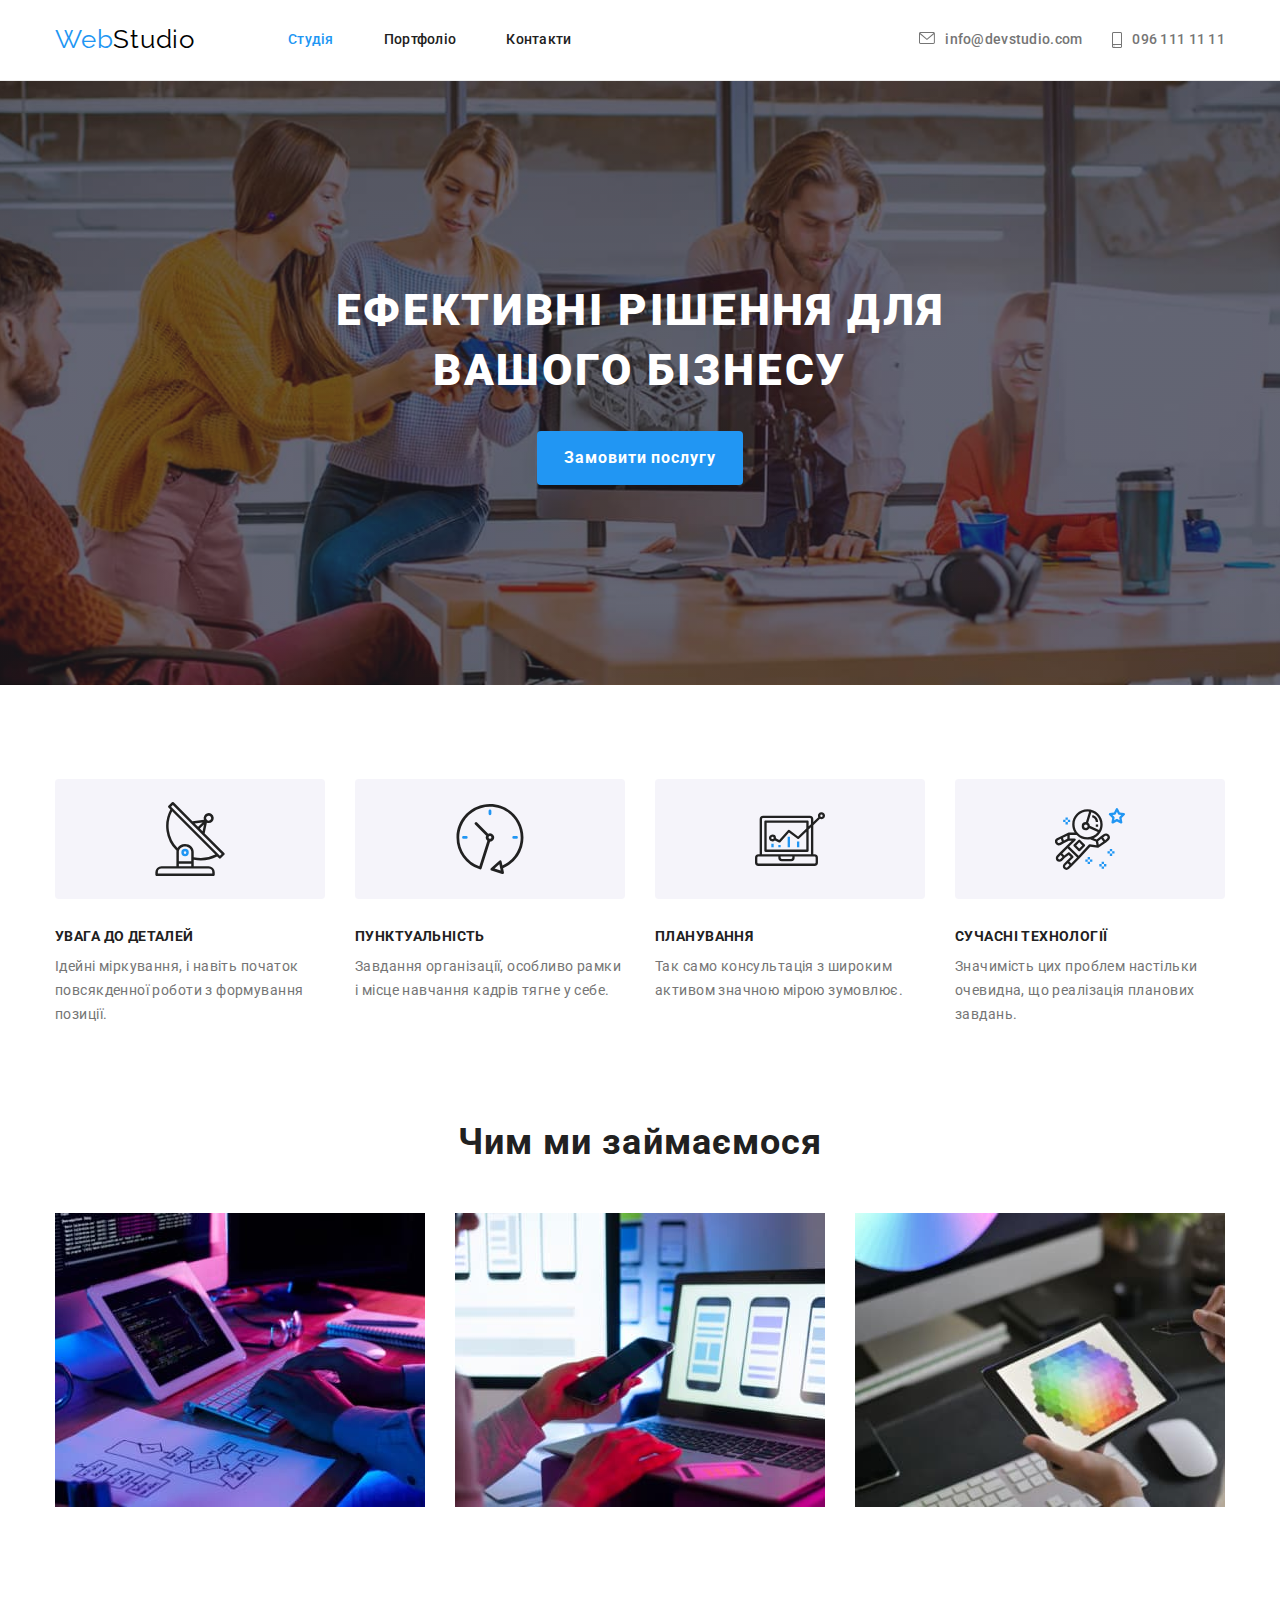
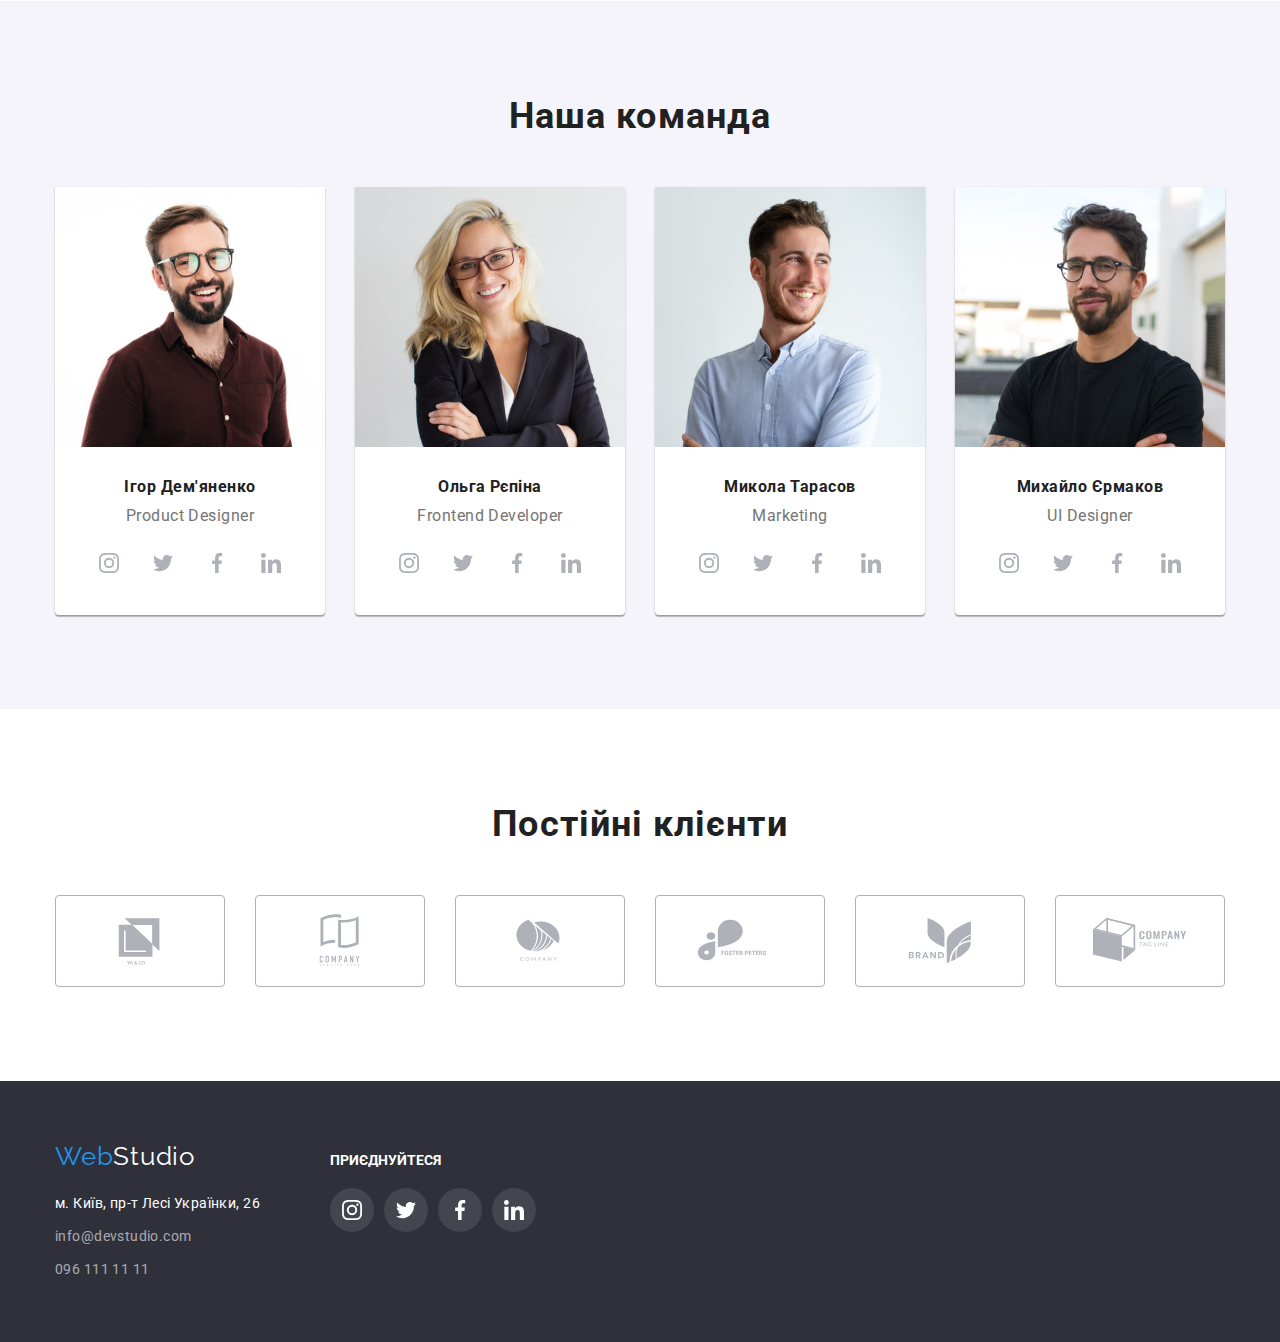
<file: index.html>
<!DOCTYPE html>
<html lang="uk">
  <head>
    <meta charset="UTF-8" />
    <meta http-equiv="X-UA-Compatible" content="IE=edge" />
    <meta name="viewport" content="width=device-width, initial-scale=1.0" />
    <title>WebStudio</title>
    <link rel="preconnect" href="https://fonts.googleapis.com" />
    <link rel="preconnect" href="https://fonts.gstatic.com" crossorigin />
    <link
      href="https://fonts.googleapis.com/css2?family=Raleway:wght@700&family=Roboto:wght@400;500;700;900&display=swap"
      rel="stylesheet"
    />
    <link
      rel="stylesheet"
      href="https://cdnjs.cloudflare.com/ajax/libs/modern-normalize/1.1.0/modern-normalize.min.css"
    />
    <link rel="stylesheet" href="css/styles.css" />
  </head>
  <body>
    <!--Шапка-->
    <header class="header-menu">
      <!--Навігація-->
      <div class="container lineheader">
        <a href="./index.html" class="logo-nav link" lang="en"
          ><span class="logo">Web</span><span class="logo-two">Studio</span></a
        >
        <nav>
          <ul class="list navheader">
            <li class="navheaderli">
              <a class="header-link current link" href="./index.html">Студія</a>
            </li>
            <li class="navheaderli">
              <a class="header-link link" href="./portfolio.html">Портфоліо</a>
            </li>
            <li class="navheaderli">
              <a class="header-link link" href="#">Контакти</a>
            </li>
          </ul>
        </nav>
        <!--Без навігації-->
        <ul class="list retreat notnavheader">
          <li class="">
            <a
              class="header-tel heder-tel-con link"
              href="mailto:info@devstudio.com"
            >
              <svg class="heder-list-app-icons" width="16" height="12">
                <use href="./images/icon.svg#icon-envelope-hover"></use>
              </svg>
              info@devstudio.com
            </a>
          </li>
          <li>
            <a class="header-tel heder-tel-con link" href="tel:0961111111">
              <svg class="heder-list-app-icons" width="10" height="16">
                <use href="./images/icon.svg#icon-smartphone"></use>
              </svg>
              096 111 11 11</a
            >
          </li>
        </ul>
      </div>
    </header>
    <!--Основна частина-->
    <main>
      <section class="hero hero-img section">
        <div class="container">
          <h1 class="hero-title">Ефективні рішення для вашого бізнесу</h1>
          <button class="hero-button" type="button">Замовити послугу</button>
        </div>
      </section>
      <section class="section1">
        <div class="container">
          <h2 class="visually-hidden">Наші переваги</h2>
          <ul class="list benefitsone">
            <li class="benefits benefits-details">
              <h3 class="title">УВАГА ДО ДЕТАЛЕЙ</h3>
              <p class="text list">
                Ідейні міркування, і навіть початок повсякденної роботи з
                формування позиції.
              </p>
            </li>
            <li class="benefits benefits-punctuality">
              <h3 class="title">ПУНКТУАЛЬНІСТЬ</h3>
              <p class="text list">
                Завдання організації, особливо рамки і місце навчання кадрів
                тягне у себе.
              </p>
            </li>
            <li class="benefits benefits-planning">
              <h3 class="title">ПЛАНУВАННЯ</h3>
              <p class="text list">
                Так само консультація з широким активом значною мірою зумовлює.
              </p>
            </li>
            <li class="benefits benefits-technologies">
              <h3 class="title">СУЧАСНІ ТЕХНОЛОГІЇ</h3>
              <p class="text list">
                Значимість цих проблем настільки очевидна, що реалізація
                планових завдань.
              </p>
            </li>
          </ul>
        </div>
      </section>
      <section class="section2">
        <div class="container">
          <h2 class="title-section">Чим ми займаємося</h2>
          <ul class="list our-work">
            <li>
              <img
                class="photo"
                src="images/hen.jpg"
                alt="Друк контенту на клавіатурі"
                width="370"
              />
            </li>
            <li>
              <img
                class="photo"
                src="images/tele.jpg"
                alt="Смартфон на фоні ноутбука"
                width="370"
              />
            </li>
            <li>
              <img
                class="photo"
                src="images/boxz.jpg"
                alt="Ноутбук з кольоровою мозаїкою"
                width="370"
              />
            </li>
          </ul>
        </div>
      </section>
      <section class="title-section-background section">
        <div class="container">
          <h2 class="title-section">Наша команда</h2>
          <ul class="list title-center">
            <li class="title-namefirst">
              <img
                class="photo-two"
                src="images/ig.jpg"
                alt="Ігор Дем'яненко"
                width="270"
              />
              <div class="subjunctive">
                <h3 class="title-name">Ігор Дем'яненко</h3>
                <p class="title-profession">Product Designer</p>
                <ul class="list list-app-ul">
                  <li class="list-app-li">
                    <a class="list-app link" href="#">
                      <svg class="list-app-icons" width="20" height="20">
                        <use href="./images/icon.svg#icon-instagram"></use>
                      </svg>
                    </a>
                  </li>
                  <li class="list-app-li">
                    <a class="list-app link" href="#">
                      <svg class="list-app-icons" width="20" height="20">
                        <use
                          href="./images/icon.svg#icon-twitter
                        "
                        ></use>
                      </svg>
                    </a>
                  </li>
                  <li class="list-app-li">
                    <a class="list-app link" href="#">
                      <svg class="list-app-icons" width="20" height="20">
                        <use href="./images/icon.svg#icon-facebook"></use>
                      </svg>
                    </a>
                  </li>
                  <li class="list-app-li">
                    <a class="list-app link" href="#">
                      <svg class="list-app-icons" width="20" height="20">
                        <use href="./images/icon.svg#icon-linkedin"></use>
                      </svg>
                    </a>
                  </li>
                </ul>
              </div>
            </li>
            <li class="title-namefirst">
              <img
                class="photo-two"
                src="images/olg.jpg"
                alt="Ольга Рєпіна"
                width="270"
              />
              <div class="subjunctive">
                <h3 class="title-name">Ольга Рєпіна</h3>
                <p class="title-profession">Frontend Developer</p>
                <ul class="list list-app-ul">
                  <li class="list-app-li">
                    <a class="list-app link" href="#">
                      <svg class="list-app-icons" width="20" height="20">
                        <use href="./images/icon.svg#icon-instagram"></use>
                      </svg>
                    </a>
                  </li>
                  <li class="list-app-li">
                    <a class="list-app link" href="#">
                      <svg class="list-app-icons" width="20" height="20">
                        <use
                          href="./images/icon.svg#icon-twitter
                        "
                        ></use>
                      </svg>
                    </a>
                  </li>
                  <li class="list-app-li">
                    <a class="list-app link" href="#">
                      <svg class="list-app-icons" width="20" height="20">
                        <use href="./images/icon.svg#icon-facebook"></use>
                      </svg>
                    </a>
                  </li>
                  <li class="list-app-li">
                    <a class="list-app link" href="#">
                      <svg class="list-app-icons" width="20" height="20">
                        <use href="./images/icon.svg#icon-linkedin"></use>
                      </svg>
                    </a>
                  </li>
                </ul>
              </div>
            </li>
            <li class="title-namefirst">
              <img
                class="photo-two"
                src="images/muk.jpg"
                alt="Микола Тарасов"
                width="270"
              />
              <div class="subjunctive">
                <h3 class="title-name">Микола Тарасов</h3>
                <p class="title-profession">Marketing</p>
                <ul class="list list-app-ul">
                  <li class="list-app-li">
                    <a class="list-app link" href="#">
                      <svg class="list-app-icons" width="20" height="20">
                        <use href="./images/icon.svg#icon-instagram"></use>
                      </svg>
                    </a>
                  </li>
                  <li class="list-app-li">
                    <a class="list-app link" href="#">
                      <svg class="list-app-icons" width="20" height="20">
                        <use
                          href="./images/icon.svg#icon-twitter
                        "
                        ></use>
                      </svg>
                    </a>
                  </li>
                  <li class="list-app-li">
                    <a class="list-app link" href="#">
                      <svg class="list-app-icons" width="20" height="20">
                        <use href="./images/icon.svg#icon-facebook"></use>
                      </svg>
                    </a>
                  </li>
                  <li class="list-app-li">
                    <a class="list-app link" href="#">
                      <svg class="list-app-icons" width="20" height="20">
                        <use href="./images/icon.svg#icon-linkedin"></use>
                      </svg>
                    </a>
                  </li>
                </ul>
              </div>
            </li>
            <li class="title-namefirst">
              <img
                class="photo-two"
                src="images/muh.jpg"
                alt="Михайло Єрмаков"
                width="270"
              />
              <div class="subjunctive">
                <h3 class="title-name">Михайло Єрмаков</h3>
                <p class="title-profession">UI Designer</p>
                <ul class="list list-app-ul">
                  <li class="list-app-li">
                    <a class="list-app link" href="#">
                      <svg class="list-app-icons" width="20" height="20">
                        <use href="./images/icon.svg#icon-instagram"></use>
                      </svg>
                    </a>
                  </li>
                  <li class="list-app-li">
                    <a class="list-app link" href="#">
                      <svg class="list-app-icons" width="20" height="20">
                        <use
                          href="./images/icon.svg#icon-twitter
                        "
                        ></use>
                      </svg>
                    </a>
                  </li>
                  <li class="list-app-li">
                    <a class="list-app link" href="#">
                      <svg class="list-app-icons" width="20" height="20">
                        <use href="./images/icon.svg#icon-facebook"></use>
                      </svg>
                    </a>
                  </li>
                  <li class="list-app-li">
                    <a class="list-app link" href="#">
                      <svg class="list-app-icons" width="20" height="20">
                        <use href="./images/icon.svg#icon-linkedin"></use>
                      </svg>
                    </a>
                  </li>
                </ul>
              </div>
            </li>
          </ul>
        </div>
      </section>
      <section class="section">
        <div class="container">
          <h2 class="title-section">Постійні клієнти</h2>
          <ul class="list customers-ul title-center">
            <li class="customers">
              <a class="customers-list link" href="#">
                <svg class="customers-list-svg" width="106" height="60">
                  <use href="./images/icon.svg#icon-Logo"></use>
                </svg>
              </a>
            </li>
            <li class="customers">
              <a class="customers-list link" href="#">
                <svg class="customers-list-svg" width="106" height="60">
                  <use href="./images/icon.svg#icon-Logo-1"></use>
                </svg>
              </a>
            </li>
            <li class="customers">
              <a class="customers-list link" href="#">
                <svg class="customers-list-svg" width="106" height="60">
                  <use href="./images/icon.svg#icon-Logo-2"></use>
                </svg>
              </a>
            </li>
            <li class="customers">
              <a class="customers-list link" href="#">
                <svg class="customers-list-svg" width="106" height="60">
                  <use href="./images/icon.svg#icon-Logo-3"></use>
                </svg>
              </a>
            </li>
            <li class="customers">
              <a class="customers-list link" href="#">
                <svg class="customers-list-svg" width="106" height="60">
                  <use href="./images/icon.svg#icon-Logo-4"></use>
                </svg>
              </a>
            </li>
            <li class="customers">
              <a class="customers-list link" href="#">
                <svg class="customers-list-svg" width="106" height="60">
                  <use href="./images/icon.svg#icon-Logo-5"></use>
                </svg>
              </a>
            </li>
          </ul>
        </div>
      </section>
    </main>
    <!--Підвал-->
    <footer class="footer-menu">
      <div class="container class-one-div">
        <div class="class-two-div">
          <a href="./index.html" class="logo-nav link"
            ><span class="logo" lang="en">Web</span
            ><span class="logo-three">Studio</span></a
          >
          <address class="address-bottom">
            <ul class="list">
              <li class="addressli">
                <a
                  class="text-address link"
                  href="https://goo.gl/maps/tJb3yCtmhB1Y2pRR6"
                  target="_blank"
                  rel="noopener noreferrer"
                  >м. Київ, пр-т Лесі Українки, 26</a
                >
              </li>
              <li class="addressli">
                <a
                  class="text-address-tel link"
                  href="mailto:info@devstudio.com"
                  >info@devstudio.com
                </a>
              </li>
              <li class="addressli">
                <a class="text-address-tel link" href="tel:0961111111">
                  096 111 11 11</a
                >
              </li>
            </ul>
          </address>
        </div>
        <div class="footer-div">
          <h4 class="footer-name">ПРИЄДНУЙТЕСЯ</h4>
          <ul class="foter-list-app-ul list">
            <li class="foter-list-app-li">
              <a class="foter-list-app link" href="#">
                <svg class="foter-list-app-icons" width="20" height="20">
                  <use href="./images/icon.svg#icon-instagram"></use>
                </svg>
              </a>
            </li>
            <li class="foter-list-app-li">
              <a class="foter-list-app link" href="#">
                <svg class="foter-list-app-icons" width="20" height="20">
                  <use href="./images/icon.svg#icon-twitter"></use>
                </svg>
              </a>
            </li>
            <li class="foter-list-app-li">
              <a class="foter-list-app link" href="#">
                <svg class="foter-list-app-icons" width="20" height="20">
                  <use href="./images/icon.svg#icon-facebook"></use>
                </svg>
              </a>
            </li>
            <li class="foter-list-app-li">
              <a class="foter-list-app link" href="#">
                <svg class="foter-list-app-icons" width="20" height="20">
                  <use href="./images/icon.svg#icon-linkedin"></use>
                </svg>
              </a>
            </li>
          </ul>
        </div>
      </div>
    </footer>
  </body>
</html>
</file>
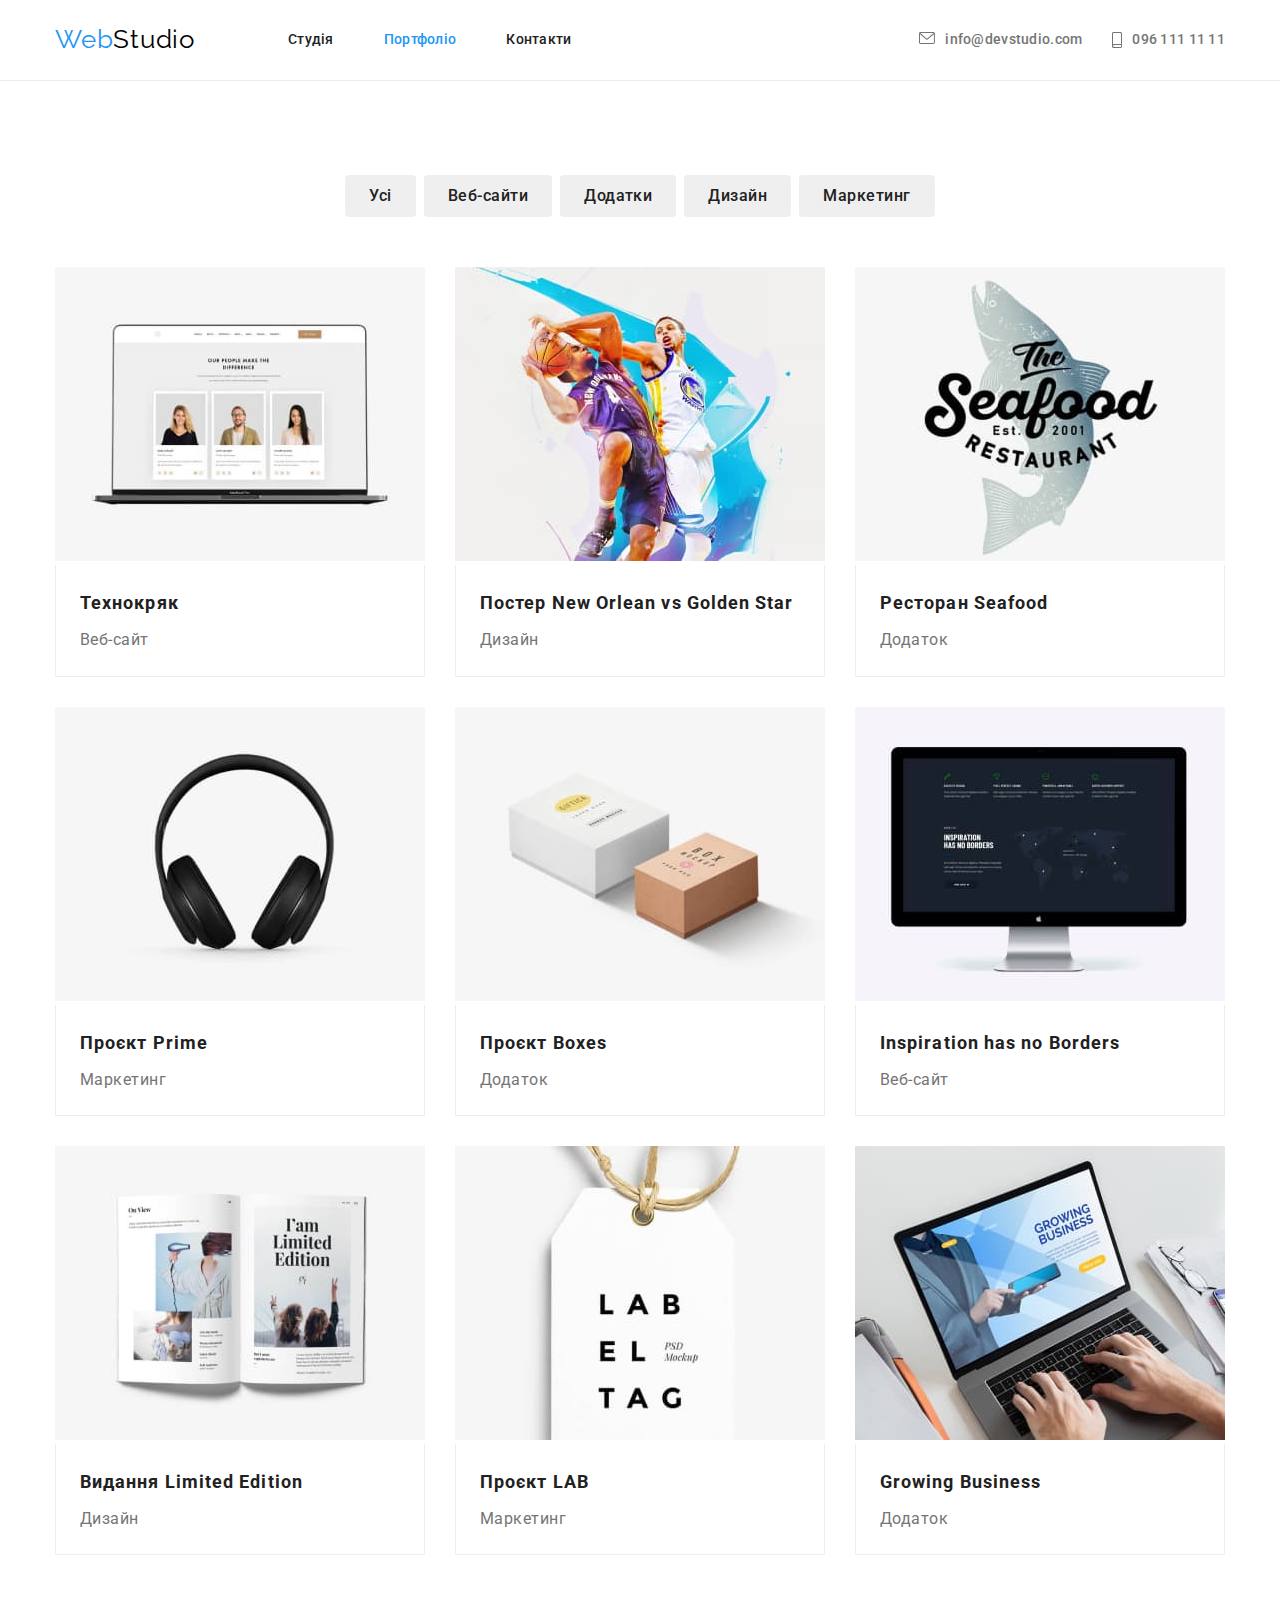
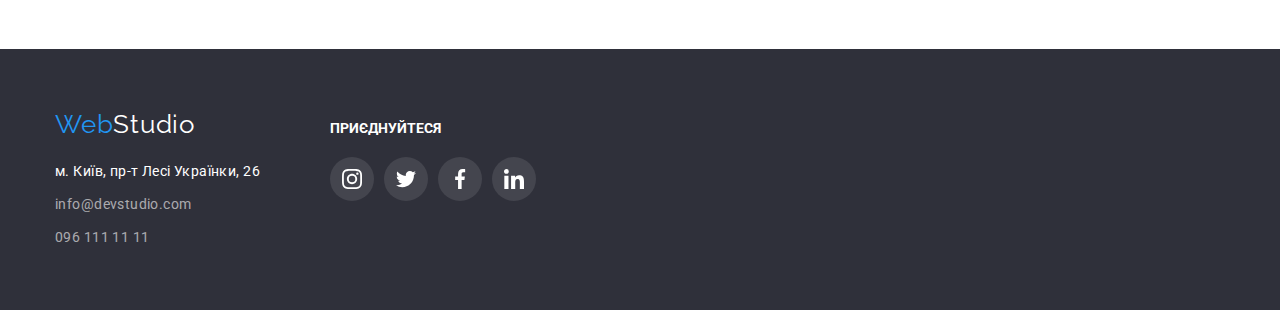
<file: portfolio.html>
<!DOCTYPE html>
<html lang="uk">
  <head>
    <meta charset="UTF-8" />
    <meta http-equiv="X-UA-Compatible" content="IE=edge" />
    <meta name="viewport" content="width=device-width, initial-scale=1.0" />
    <title>WebStudio</title>
    <link rel="preconnect" href="https://fonts.googleapis.com" />
    <link rel="preconnect" href="https://fonts.gstatic.com" crossorigin />
    <link
      href="https://fonts.googleapis.com/css2?family=Raleway:wght@700&family=Roboto:wght@400;500;700;900&display=swap"
      rel="stylesheet"
    />
    <link
      rel="stylesheet"
      href="https://cdnjs.cloudflare.com/ajax/libs/modern-normalize/1.1.0/modern-normalize.min.css"
    />
    <link rel="stylesheet" href="css/styles.css" />
  </head>
  <body>
    <!--Шапка-->
    <header class="header-menu">
      <!--Навігація-->
      <div class="container lineheader">
        <a href="./index.html" class="logo-nav link" lang="en"
          ><span class="logo">Web</span><span class="logo-two">Studio</span></a
        >
        <nav>
          <ul class="list navheader">
            <li class="navheaderli">
              <a class="header-link link" href="./index.html">Студія</a>
            </li>
            <li class="navheaderli">
              <a class="header-link current link" href="./portfolio.html"
                >Портфоліо</a
              >
            </li>
            <li class="navheaderli">
              <a class="header-link link" href="#">Контакти</a>
            </li>
          </ul>
        </nav>
        <!--Без навігації-->
        <ul class="list retreat notnavheader">
          <li class="">
            <a
              class="header-tel heder-tel-con link"
              href="mailto:info@devstudio.com"
            >
              <svg class="heder-list-app-icons" width="16" height="12">
                <use href="./images/icon.svg#icon-envelope-hover"></use>
              </svg>
              info@devstudio.com
            </a>
          </li>
          <li>
            <a class="header-tel heder-tel-con link" href="tel:0961111111">
              <svg class="heder-list-app-icons" width="10" height="16">
                <use href="./images/icon.svg#icon-smartphone"></use>
              </svg>
              096 111 11 11</a
            >
          </li>
        </ul>
      </div>
    </header>
    <main>
      <section class="section">
        <div class="container">
          <h1 class="visually-hidden">Портфоліо</h1>
          <ul class="list btn">
            <li>
              <button class="buttons" type="button">Усі</button>
            </li>
            <li>
              <button class="buttons" type="button">Веб-сайти</button>
            </li>
            <li>
              <button class="buttons" type="button">Додатки</button>
            </li>
            <li>
              <button class="buttons" type="button">Дизайн</button>
            </li>
            <li>
              <button class="buttons buttons-portfolio" type="button">
                Маркетинг
              </button>
            </li>
          </ul>
          <ul class="list menu-services">
            <li class="main-background">
              <a class="link portfolio-hover" href="./images/texno.jpg">
                <img src="images/texno.jpg" alt="Веб-сайт" width="370" />
                <div class="portfolio-subjunctive">
                  <h2 class="main img-link">Технокряк</h2>
                  <p class="main-content img-linktwo">Веб-сайт</p>
                </div>
              </a>
            </li>
            <li class="main-background text-portfolio">
              <a class="link portfolio-hover" href="./images/poster.jpg">
                <img src="images/poster.jpg" alt="Постер" width="370" />
                <div class="portfolio-subjunctive">
                  <h2 class="main img-link">
                    Постер New Orlean vs Golden Star
                  </h2>
                  <p class="main-content img-linktwo">Дизайн</p>
                </div></a
              >
            </li>
            <li class="main-background text-portfolio">
              <a class="link portfolio-hover" href="./images/rest.jpg">
                <img src="images/rest.jpg" alt="Логотип" width="370" />
                <div class="portfolio-subjunctive">
                  <h2 class="main img-link">Ресторан Seafood</h2>
                  <p class="main-content img-linktwo">Додаток</p>
                </div></a
              >
            </li>
            <li class="main-background text-portfolio">
              <a class="link portfolio-hover" href="./images/prime.jpg">
                <img src="images/prime.jpg" alt="Навушники" width="370" />
                <div class="portfolio-subjunctive">
                  <h2 class="main img-link">Проєкт Prime</h2>
                  <p class="main-content img-linktwo">Маркетинг</p>
                </div></a
              >
            </li>
            <li class="main-background text-portfolio">
              <a class="link portfolio-hover" href="./images/box.jpg">
                <img src="images/box.jpg" alt="Коробки" width="370" />
                <div class="portfolio-subjunctive">
                  <h2 class="main img-link">Проєкт Boxes</h2>
                  <p class="main-content img-linktwo">Додаток</p>
                </div></a
              >
            </li>
            <li class="main-background text-portfolio">
              <a class="link portfolio-hover" href="./images/border.jpg">
                <img src="images/border.jpg" alt="Монітор" width="370" />
                <div class="portfolio-subjunctive">
                  <h2 class="main img-link">Inspiration has no Borders</h2>
                  <p class="main-content img-linktwo">Веб-сайт</p>
                </div></a
              >
            </li>
            <li class="main-background text-portfolio">
              <a class="link portfolio-hover" href="./images/book.jpg">
                <img src="images/book.jpg" alt="Книжка" width="370" />
                <div class="portfolio-subjunctive">
                  <h2 class="main img-link">Видання Limited Edition</h2>
                  <p class="main-content img-linktwo">Дизайн</p>
                </div></a
              >
            </li>

            <li class="main-background text-portfolio">
              <a class="link portfolio-hover" href="./images/lab.jpg">
                <img src="images/lab.jpg" alt="Етикетка" width="370" />
                <div class="portfolio-subjunctive">
                  <h2 class="main img-link">Проєкт LAB</h2>
                  <p class="main-content img-linktwo">Маркетинг</p>
                </div></a
              >
            </li>

            <li class="main-background text-portfolio">
              <a class="link portfolio-hover" href="./images/grow.jpg">
                <img src="images/grow.jpg" alt="Ноутбук" width="370" />
                <div class="portfolio-subjunctive">
                  <h2 class="main img-link">Growing Business</h2>
                  <p class="main-content img-linktwo">Додаток</p>
                </div></a
              >
            </li>
          </ul>
        </div>
      </section>
    </main>
    <!--Підвал-->
    <footer class="footer-menu">
      <div class="container class-one-div">
        <div class="class-two-div">
          <a href="./index.html" class="logo-nav link"
            ><span class="logo" lang="en">Web</span
            ><span class="logo-three">Studio</span></a
          >
          <address class="address-bottom">
            <ul class="list">
              <li class="addressli">
                <a
                  class="text-address link"
                  href="https://goo.gl/maps/tJb3yCtmhB1Y2pRR6"
                  target="_blank"
                  rel="noopener noreferrer"
                  >м. Київ, пр-т Лесі Українки, 26</a
                >
              </li>
              <li class="addressli">
                <a
                  class="text-address-tel link"
                  href="mailto:info@devstudio.com"
                  >info@devstudio.com
                </a>
              </li>
              <li class="addressli">
                <a class="text-address-tel link" href="tel:0961111111">
                  096 111 11 11</a
                >
              </li>
            </ul>
          </address>
        </div>
        <div class="footer-div">
          <h4 class="footer-name">ПРИЄДНУЙТЕСЯ</h4>
          <ul class="foter-list-app-ul list">
            <li class="foter-list-app-li">
              <a class="foter-list-app link" href="#">
                <svg class="foter-list-app-icons" width="20" height="20">
                  <use href="./images/icon.svg#icon-instagram"></use>
                </svg>
              </a>
            </li>
            <li class="foter-list-app-li">
              <a class="foter-list-app link" href="#">
                <svg class="foter-list-app-icons" width="20" height="20">
                  <use href="./images/icon.svg#icon-twitter"></use>
                </svg>
              </a>
            </li>
            <li class="foter-list-app-li">
              <a class="foter-list-app link" href="#">
                <svg class="foter-list-app-icons" width="20" height="20">
                  <use href="./images/icon.svg#icon-facebook"></use>
                </svg>
              </a>
            </li>
            <li class="foter-list-app-li">
              <a class="foter-list-app link" href="#">
                <svg class="foter-list-app-icons" width="20" height="20">
                  <use href="./images/icon.svg#icon-linkedin"></use>
                </svg>
              </a>
            </li>
          </ul>
        </div>
      </div>
    </footer>
  </body>
</html>
</file>
<file: css/styles.css>
:root {
  --advantage-color: #ffffff;
  --text-color: #212121;
  --btn-color: #2196f3;
  --header-footer-color: #2f303a;
  --text-color-light: #757575;
  --text-logo: #000000;
  --btn-color-dark: #188ce8;
  --color-section: #f5f4fa;
  --address-color: rgba(255, 255, 255, 0.6);
  --list-app-icons: #afb1b8;
}

p,
h1,
h2,
h3,
h4,
h5,
h6 {
  margin: 0;
}

ul {
  margin: 0;
  padding: 0;
}

.container {
  width: 1200px;
  padding-left: 15px;
  padding-right: 15px;
  margin: 0 auto;
}

.section {
  padding-top: 94px;
  padding-bottom: 94px;
}

.section1 {
  padding-bottom: 47px;
  padding-top: 94px;
}

.section2 {
  padding-top: 47px;
  padding-bottom: 94px;
}

.lineheader {
  display: flex;
  align-items: center;
}

.navheader {
  display: flex;
  margin-left: 93px;
}

.notnavheader {
  display: flex;
  margin-left: auto;
}

.navheaderli {
  margin-right: 50px;
}

.navheaderli:last-child {
  margin-right: 0px;
}

body {
  font-family: "Roboto", "Raleway", sans-serif;
  color: var(--text-color);
  background-color: var(--advantage-color);
}

.hero {
  background: var(--header-footer-color);
  padding: 200px 0px 200px 0px;
  text-align: center;
}

.hero-img {
  max-width: 1600px;
  margin-left: auto;
  margin-right: auto;
  background-image: linear-gradient(
      to right,
      rgba(47, 48, 58, 0.4),
      rgba(47, 48, 58, 0.4)
    ),
    url(../images/fonn.jpg);
  background-repeat: no-repeat;
  background-position: center;
  background-size: cover;
  background-color: #c4c4c4;
}

.hero-title {
  font-weight: 900;
  font-size: 44px;
  line-height: 1.36;
  letter-spacing: 0.06em;
  text-transform: uppercase;
  color: var(--advantage-color);
  max-width: 696px;
  margin: 0 auto;
  text-align: center;
}

.hero-button {
  font-family: inherit;
  font-weight: 700;
  font-size: 16px;
  line-height: 1.88;
  letter-spacing: 0.06em;
  cursor: pointer;
  background-color: var(--btn-color);
  color: var(--advantage-color);
  border-color: transparent;
  border-radius: 4px;
  margin-top: 30px;
  padding: 10px 25px;
}

.benefitsone {
  display: flex;
}

.benefits {
  margin-right: 30px;
}

.benefits:last-child {
  margin-right: 0px;
}

.benefits::before {
  content: "";
  display: block;
  width: 270px;
  height: 120px;
  margin-bottom: 30px;
  background-color: var(--color-section);
  background-size: contain;
  background-repeat: no-repeat;
  background-position: center;
  border-radius: 4px;
}

.benefits-details::before {
  background-image: url(../images/Group.svg);
  background-size: 70px;
}

.benefits-punctuality::before {
  background-image: url(../images/clock.svg);
  background-size: 70px;
}

.benefits-planning::before {
  background-image: url(../images/diagram.svg);
  background-size: 70px;
}

.benefits-technologies::before {
  background-image: url(../images/astronaut.svg);
  background-size: 70px;
}

.our-work {
  display: flex;
  gap: 30px;
}

.hero-button:hover,
.hero-button:focus {
  background-color: var(--btn-color-dark);
  color: var(--advantage-color);
  box-shadow: 0px 3px 1px rgba(0, 0, 0, 0.1), 0px 1px 2px rgba(0, 0, 0, 0.08),
    0px 2px 2px rgba(0, 0, 0, 0.12);
}

.title-center {
  display: flex;
  gap: 30px;
}

.title {
  font-weight: 700;
  font-size: 14px;
  line-height: 1.14;
  letter-spacing: 0.03em;
  text-transform: uppercase;
  margin-bottom: 10px;
}

.text {
  font-size: 14px;
  line-height: 1.71;
  letter-spacing: 0.03em;
  color: var(--text-color-light);
}

.title-section-background {
  background-color: var(--color-section);
}

.title-namefirst {
  background-color: var(--advantage-color);
  text-align: center;
  box-shadow: 0px 1px 3px rgba(0, 0, 0, 0.12), 0px 1px 1px rgba(0, 0, 0, 0.14),
    0px 2px 1px rgba(0, 0, 0, 0.2);
  border-radius: 0px 0px 4px 4px;
}

.title-section {
  font-weight: 700;
  font-size: 36px;
  line-height: 1.17;
  letter-spacing: 0.03em;
  margin: 0 auto;
  text-align: center;
  margin-bottom: 50px;
}

.title-name {
  font-size: 16px;
  line-height: 1.19;
  letter-spacing: 0.03em;
  margin-bottom: 10px;
}

.title-profession {
  font-size: 16px;
  line-height: 1.19;
  letter-spacing: 0.03em;
  color: var(--text-color-light);
  margin-bottom: 16px;
}

.header-menu {
  background-color: var(--advantage-color);
  border-bottom: 1px solid #ececec;
}

.logo-nav {
  font-family: "Raleway", sans-serif;
  font-size: 26px;
  line-height: 1.19;
  letter-spacing: 0.03em;
  padding-top: 24px;
  padding-bottom: 25px;
}

.logo {
  color: var(--btn-color);
}

.logo-two {
  color: var(--text-logo);
}

.header-link {
  font-weight: 500;
  font-size: 14px;
  line-height: 1.14;
  letter-spacing: 0.02em;
  color: var(--text-color);
  display: block;
  padding-top: 32px;
  padding-bottom: 32px;
}

.heder-list-app-icons {
  fill: currentColor;
}

.header-tel {
  font-style: normal;
  font-weight: 500;
  font-size: 14px;
  line-height: 1.14;
  letter-spacing: 0.02em;
  color: var(--text-color-light);
  display: block;
  padding-top: 32px;
  padding-bottom: 32px;
  display: flex;
}
.retreat {
  gap: 30px;
}

.heder-tel-con {
  gap: 10px;
}

.link {
  text-decoration: none;
}

.current {
  color: var(--btn-color);
}

.list {
  list-style: none;
}

.header-link:focus,
.header-link:hover {
  color: var(--btn-color);
}

.header-tel:hover,
.header-tel:focus {
  color: var(--btn-color);
}

.btn {
  display: flex;
  justify-content: center;
  gap: 8px;
  margin-bottom: 50px;
}

.buttons {
  font-family: inherit;
  font-weight: 500;
  font-size: 16px;
  line-height: 1.63;
  letter-spacing: 0.03em;
  color: var(--text-color);
  cursor: pointer;
  border-color: transparent;
  padding: 6px 22px;
  border-radius: 4px;
  gap: 8px;
}

.buttons:hover,
.buttons:focus {
  background-color: var(--btn-color);
  color: var(--advantage-color);
  box-shadow: 0px 3px 1px rgba(0, 0, 0, 0.1), 0px 1px 2px rgba(0, 0, 0, 0.08),
    0px 2px 2px rgba(0, 0, 0, 0.12);
}

.menu-services {
  display: flex;
  flex-wrap: wrap;
  gap: 30px;
}

.photo {
  display: block;
  max-width: 100%;
}

.photo-two {
  display: block;
  max-width: 100%;
}

.subjunctive {
  padding-top: 30px;
  padding-bottom: 30px;
}

.list-app-ul {
  display: flex;
  justify-content: center;
  gap: 10px;
}

.list-app {
  width: 44px;
  height: 44px;
  border-radius: 50%;
  display: flex;
  align-items: center;
  justify-content: center;
  color: var(--list-app-icons);
}

.list-app-icons {
  fill: currentColor;
}

.list-app:hover,
.list-app:focus {
  background-color: var(--btn-color);
  color: var(--advantage-color);
}

.main-background {
  background-color: var(--advantage-color);
}

.portfolio-subjunctive {
  padding: 20px 24px;
  border-left: 1px solid #eeeeee;
  border-bottom: 1px solid #eeeeee;
  border-right: 1px solid #eeeeee;
}

.portfolio-hover {
  display: inline-block;
}

.portfolio-hover:hover,
.portfolio-hover:focus {
  box-shadow: 0px 1px 1px rgba(0, 0, 0, 0.12), 0px 4px 4px rgba(0, 0, 0, 0.06),
    1px 4px 6px rgba(0, 0, 0, 0.16);
}

.img-link {
  margin-bottom: 4px;
}

.img-linktwo {
}

.main {
  font-weight: 700;
  font-size: 18px;
  line-height: 2;
  letter-spacing: 0.06em;
  color: var(--text-color);
}

.main-content {
  font-size: 16px;
  line-height: 1.88;
  letter-spacing: 0.03em;
  color: var(--text-color-light);
}

.text-address {
  font-style: normal;
  font-size: 14px;
  line-height: 1.71;
  letter-spacing: 0.03em;
  color: var(--advantage-color);
}

.text-address-tel {
  font-style: normal;
  font-size: 14px;
  line-height: 1.71;
  letter-spacing: 0.03em;
  color: var(--address-color);
}

.text-address:hover,
.text-address:focus {
  color: var(--btn-color);
}

.text-address-tel:hover,
.text-address-tel:focus {
  color: var(--btn-color);
}

.customers-ul {
  display: flex;
  justify-content: center;
  gap: 30px;
}

.customers-list {
  display: flex;
  align-items: center;
  justify-content: center;
  width: 170px;
  height: 92px;
  border: 1px solid var(--list-app-icons);
  border-radius: 4px;
  fill: var(--list-app-icons);
}

.customers-list:hover,
.customers-list:focus {
  fill: var(--btn-color);
  border-color: var(--btn-color);
}

.address-bottom:hover {
  color: var(--btn-color-dark);
}

.class-two-div {
  margin-right: 70px;
}

.foter-list-app-ul {
  display: flex;
  justify-content: center;
  gap: 10px;
}

.foter-list-app {
  width: 44px;
  height: 44px;
  border-radius: 50%;
  display: flex;
  align-items: center;
  justify-content: center;
  background-color: rgba(255, 255, 255, 0.1);
  color: var(--advantage-color);
}

.foter-list-app-icons {
  fill: currentColor;
}

.foter-list-app:hover,
.foter-list-app:focus {
  background-color: var(--btn-color);
  color: var(--advantage-color);
}

.class-one-div {
  display: flex;
  align-items: baseline;
}

.footer-name {
  color: var(--advantage-color);
  letter-spacing: 3%;
  margin-bottom: 20px;
  font-size: 14px;
}

.footer-menu {
  background-color: var(--header-footer-color);
  padding-top: 60px;
  padding-bottom: 60px;
}

.logo-three {
  color: var(--advantage-color);
}

.address-bottom {
  margin-top: 20px;
}

.addressli {
  margin-bottom: 9px;
}

.addressli:last-child {
  margin-bottom: 0px;
}

.visually-hidden {
  position: absolute;
  white-space: nowrap;
  width: 1px;
  height: 1px;
  overflow: hidden;
  border: 0;
  padding: 0;
  clip: rect(0 0 0 0);
  clip-path: inset(50%);
  margin: -1px;
}
</file>
